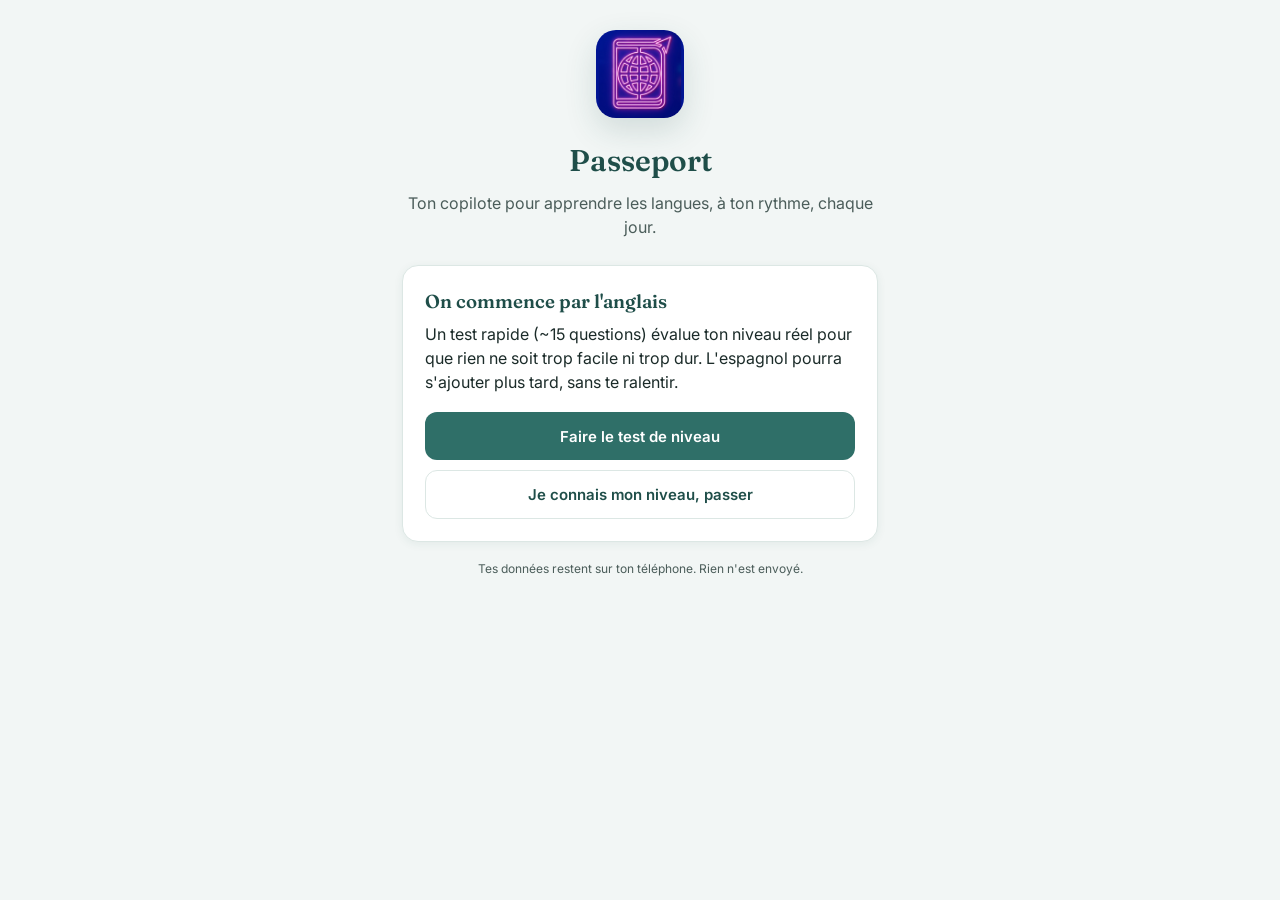
<file: index.html>
<!DOCTYPE html>
<html lang="fr">
<head>
<meta charset="UTF-8">
<meta name="viewport" content="width=device-width, initial-scale=1.0, maximum-scale=1.0, user-scalable=no, viewport-fit=cover">
<meta name="theme-color" content="#F2F6F5">
<meta name="apple-mobile-web-app-capable" content="yes">
<meta name="apple-mobile-web-app-status-bar-style" content="default">
<meta name="apple-mobile-web-app-title" content="Passeport">
<link rel="manifest" href="manifest.json">
<link rel="apple-touch-icon" href="icon-180.png">
<title>Passeport — Langues</title>
<link rel="stylesheet" href="styles.css">
</head>
<body>

<!-- ONBOARDING / LEVEL TEST OVERLAY -->
<div class="overlay" id="onboarding" style="display:none;">
  <div class="overlay-inner" id="onboarding-inner"></div>
</div>

<!-- APP -->
<div class="app" id="app" style="display:none;">
  <header class="topbar">
    <div class="topbar-lang" id="topbar-lang">
      <span class="flag" id="active-flag">🇬🇧</span>
      <span id="active-lang-name">Anglais</span>
      <svg width="14" height="14" viewBox="0 0 24 24" fill="none" stroke="currentColor" stroke-width="2.5"><path d="M6 9l6 6 6-6"/></svg>
    </div>
    <div class="topbar-streak" id="topbar-streak">🔥 0</div>
  </header>

  <main class="screen" id="screen"></main>

  <nav class="tabbar" id="tabbar">
    <button class="tab active" data-screen="today">
      <svg viewBox="0 0 24 24" fill="none" stroke="currentColor" stroke-width="2"><path d="M3 11l9-7 9 7"/><path d="M5 10v10h14V10"/></svg>
      <span>Aujourd'hui</span>
    </button>
    <button class="tab" data-screen="vocab">
      <svg viewBox="0 0 24 24" fill="none" stroke="currentColor" stroke-width="2"><rect x="4" y="5" width="13" height="16" rx="2"/><path d="M9 2h11a2 2 0 0 1 2 2v14"/></svg>
      <span>Vocab</span>
    </button>
    <button class="tab" data-screen="practice">
      <svg viewBox="0 0 24 24" fill="none" stroke="currentColor" stroke-width="2"><path d="M21 11.5a8.4 8.4 0 0 1-8.9 8.4 8.6 8.6 0 0 1-3.5-.8L3 20l1-5a8.4 8.4 0 0 1-.9-3.9A8.5 8.5 0 0 1 12 3a8.4 8.4 0 0 1 9 8.5z"/></svg>
      <span>Prompts</span>
    </button>
    <button class="tab" data-screen="progress">
      <svg viewBox="0 0 24 24" fill="none" stroke="currentColor" stroke-width="2"><path d="M3 3v18h18"/><path d="M18 8l-5 5-3-3-4 4"/></svg>
      <span>Progrès</span>
    </button>
    <button class="tab" data-screen="settings">
      <svg viewBox="0 0 24 24" fill="none" stroke="currentColor" stroke-width="2"><circle cx="12" cy="12" r="3"/><path d="M19 12a7 7 0 0 0-.1-1.2l2-1.6-2-3.4-2.4 1a7 7 0 0 0-2-1.2L14 2h-4l-.5 2.4a7 7 0 0 0-2 1.2l-2.4-1-2 3.4 2 1.6a7 7 0 0 0 0 2.4l-2 1.6 2 3.4 2.4-1a7 7 0 0 0 2 1.2L10 22h4l.5-2.4a7 7 0 0 0 2-1.2l2.4 1 2-3.4-2-1.6A7 7 0 0 0 19 12z"/></svg>
      <span>Réglages</span>
    </button>
  </nav>
</div>

<!-- LANG SWITCHER SHEET -->
<div class="sheet-backdrop" id="lang-sheet" style="display:none;">
  <div class="sheet" id="lang-sheet-inner"></div>
</div>

<div class="toast" id="toast"></div>

<script src="data.js"></script>
<script src="vocab.js"></script>
<script src="app.js"></script>
</body>
</html>
</file>
<file: styles.css>
@import url('https://fonts.googleapis.com/css2?family=Fraunces:opsz,wght@9..144,500;9..144,600;9..144,700&family=Inter:wght@400;500;600;700&display=swap');

:root{
  --bg:#F2F6F5; --surface:#FFFFFF; --surface-2:#E9F1EF;
  --ink:#1B2B29; --ink-soft:#4B5D5A;
  --primary:#2F6F68; --primary-dark:#1F4E49; --primary-tint:#DCEBE8;
  --blue:#3E7CA6; --blue-tint:#E1EDF4;
  --gold:#C99A3E; --gold-tint:#F6ECD6;
  --success:#4C9F70; --error:#B3543F; --error-tint:#F5E4E0;
  --border:#DCE7E4;
  --shadow:0 2px 10px rgba(31,78,73,.07); --shadow-lg:0 12px 32px rgba(31,78,73,.16);
  --radius:16px;
  --font-display:'Fraunces',Georgia,serif; --font-body:'Inter',-apple-system,BlinkMacSystemFont,'Segoe UI',sans-serif;
  --safe-top:env(safe-area-inset-top,0px);
  --safe-bottom:env(safe-area-inset-bottom,0px);
}
*{box-sizing:border-box;-webkit-tap-highlight-color:transparent;}
html,body{margin:0;height:100%;}
body{
  background:var(--bg); color:var(--ink); font-family:var(--font-body);
  font-size:16px; line-height:1.5; -webkit-font-smoothing:antialiased;
  overscroll-behavior-y:none;
}
h1,h2,h3,h4{font-family:var(--font-display); font-weight:600; margin:0; color:var(--primary-dark);}
p{margin:0;}
button{font-family:var(--font-body); cursor:pointer; border:none; background:none; color:inherit;}
:focus-visible{outline:2.5px solid var(--blue); outline-offset:2px;}
@media (prefers-reduced-motion:reduce){*{animation-duration:.001ms!important;transition-duration:.001ms!important;}}

/* ---------- App shell ---------- */
.app{display:flex; flex-direction:column; height:100vh; height:100dvh;}
.topbar{
  display:flex; align-items:center; justify-content:space-between;
  padding:calc(var(--safe-top) + 12px) 18px 12px; background:var(--surface);
  border-bottom:1px solid var(--border); flex-shrink:0;
}
.topbar-lang{display:flex; align-items:center; gap:8px; font-weight:600; font-size:15px; color:var(--primary-dark); padding:6px 10px; border-radius:10px; background:var(--surface-2);}
.topbar-lang .flag{font-size:18px;}
.topbar-streak{font-weight:700; font-size:15px; color:#8A6423; background:var(--gold-tint); padding:6px 12px; border-radius:999px;}

.screen{flex:1; overflow-y:auto; -webkit-overflow-scrolling:touch; padding:20px 18px 28px;}

.tabbar{
  display:flex; flex-shrink:0; background:var(--surface); border-top:1px solid var(--border);
  padding:8px 4px calc(var(--safe-bottom) + 8px);
}
.tab{
  flex:1; display:flex; flex-direction:column; align-items:center; gap:3px;
  padding:6px 2px; color:var(--ink-soft); font-size:10.5px; font-weight:600; border-radius:10px;
  transition:color .15s;
}
.tab svg{width:23px; height:23px;}
.tab.active{color:var(--primary);}

/* ---------- Common ---------- */
.card{background:var(--surface); border:1px solid var(--border); border-radius:var(--radius); padding:18px; box-shadow:var(--shadow); margin-bottom:14px;}
.card h3{font-size:16px; margin-bottom:4px;}
.card .sub{font-size:13.5px; color:var(--ink-soft);}
.screen-head{margin-bottom:18px;}
.screen-head h1{font-size:26px;}
.screen-head p{color:var(--ink-soft); font-size:14px; margin-top:4px;}

.btn{
  display:inline-flex; align-items:center; justify-content:center; gap:8px;
  border-radius:12px; padding:14px 20px; font-size:15px; font-weight:600;
  transition:transform .1s, background .15s; min-height:48px;
}
.btn:active{transform:scale(.97);}
.btn-primary{background:var(--primary); color:#fff;}
.btn-primary:active{background:var(--primary-dark);}
.btn-blue{background:var(--blue); color:#fff;}
.btn-ghost{background:var(--surface); color:var(--primary-dark); border:1.5px solid var(--border);}
.btn-gold{background:var(--gold); color:#fff;}
.btn-block{width:100%;}
.btn-sm{padding:10px 15px; font-size:14px; min-height:42px;}
.btn:disabled{opacity:.5;}
.btn-row{display:flex; gap:10px; flex-wrap:wrap;}

/* progress bar */
.pbar{height:12px; background:var(--surface-2); border-radius:8px; overflow:hidden;}
.pbar-fill{height:100%; background:linear-gradient(90deg,var(--primary),var(--blue)); border-radius:8px; transition:width .5s;}
.pmeta{display:flex; justify-content:space-between; font-size:12.5px; color:var(--ink-soft); margin-top:8px;}

/* today plan */
.plan-hero{background:linear-gradient(135deg,var(--primary),var(--primary-dark)); color:#fff; border-radius:var(--radius); padding:22px; margin-bottom:16px; box-shadow:var(--shadow-lg);}
.plan-hero .lang-badge{display:inline-flex; align-items:center; gap:7px; background:rgba(255,255,255,.2); padding:5px 12px; border-radius:999px; font-size:13px; font-weight:600; margin-bottom:12px;}
.plan-hero h2{color:#fff; font-size:22px;}
.plan-hero .phase-note{opacity:.9; font-size:13px; margin-top:6px;}

.task{display:flex; align-items:center; gap:13px; padding:15px; background:var(--surface); border:1px solid var(--border); border-radius:14px; margin-bottom:10px;}
.task .ico{width:42px; height:42px; border-radius:11px; background:var(--primary-tint); display:flex; align-items:center; justify-content:center; font-size:20px; flex-shrink:0;}
.task .tx{flex:1; min-width:0;}
.task .tt{font-weight:600; font-size:15px;}
.task .td{font-size:12.5px; color:var(--ink-soft); margin-top:1px;}
.task.done{opacity:.55;}
.task.done .tt{text-decoration:line-through;}
.task .chev{color:var(--ink-soft);}

/* chips */
.chips{display:flex; flex-wrap:wrap; gap:9px; margin-top:12px;}
.chip{padding:11px 16px; border-radius:999px; border:1.5px solid var(--border); background:var(--surface); font-size:14px; font-weight:600; min-height:44px; display:inline-flex; align-items:center; gap:6px;}
.chip.selected{background:var(--primary); border-color:var(--primary); color:#fff;}

/* segmented */
.seg{display:flex; background:var(--surface-2); border-radius:12px; padding:4px; margin-bottom:16px;}
.seg button{flex:1; padding:10px; border-radius:9px; font-size:13.5px; font-weight:600; color:var(--ink-soft);}
.seg button.active{background:var(--surface); color:var(--primary-dark); box-shadow:var(--shadow);}

/* flashcard */
.fc{background:var(--surface); border:1px solid var(--border); border-radius:20px; min-height:230px; display:flex; flex-direction:column; align-items:center; justify-content:center; padding:34px 24px; text-align:center; box-shadow:var(--shadow-lg); position:relative;}
.fc .cat{position:absolute; top:14px; left:16px; font-size:10.5px; color:var(--blue); background:var(--blue-tint); padding:3px 10px; border-radius:999px; font-weight:700; text-transform:uppercase;}
.fc .word{font-family:var(--font-display); font-size:28px; font-weight:600; color:var(--primary-dark);}
.fc .ex{margin-top:12px; font-size:14px; color:var(--ink-soft); font-style:italic;}
.fc .hint{margin-top:16px; font-size:12px; color:var(--ink-soft);}
.fc-grid{display:grid; grid-template-columns:1fr 1fr; gap:10px; margin-top:14px;}
.fc-b{padding:15px 6px; border-radius:12px; border:1.5px solid var(--border); background:var(--surface); font-weight:700; font-size:14px; min-height:52px;}
.fc-b.again{color:var(--error);} .fc-b.hard{color:#8A6423;} .fc-b.good{color:var(--primary-dark);} .fc-b.easy{color:var(--success);}

/* prompt output */
.prompt-box{background:var(--surface-2); border-radius:14px; padding:16px; font-size:14px; line-height:1.6; white-space:pre-wrap; margin-top:12px; border:1px solid var(--border);}
.copy-hint{font-size:12px; color:var(--ink-soft); margin-top:8px; text-align:center;}

/* level test */
.overlay{position:fixed; inset:0; background:var(--bg); z-index:200; overflow-y:auto; -webkit-overflow-scrolling:touch;}
.overlay-inner{max-width:520px; margin:0 auto; padding:calc(var(--safe-top) + 30px) 22px calc(var(--safe-bottom) + 30px); min-height:100%;}
.qcard{background:var(--surface); border:1px solid var(--border); border-radius:var(--radius); padding:22px; box-shadow:var(--shadow);}
.qprog{height:6px; background:var(--surface-2); border-radius:4px; margin-bottom:22px; overflow:hidden;}
.qprog-fill{height:100%; background:var(--primary); transition:width .3s;}
.qopt{display:block; width:100%; text-align:left; padding:16px; border:1.5px solid var(--border); border-radius:13px; background:var(--surface); font-size:15px; font-weight:500; margin-bottom:11px; transition:border-color .15s, background .15s; min-height:52px;}
.qopt:active{background:var(--surface-2);}
.qopt.chosen{border-color:var(--primary); background:var(--primary-tint);}
.qopt.correct{border-color:var(--success); background:#E3F3E9;}
.qopt.wrong{border-color:var(--error); background:var(--error-tint);}

/* result ring */
.ring-wrap{display:flex; flex-direction:column; align-items:center; padding:20px 0;}
.level-badge{font-family:var(--font-display); font-size:52px; font-weight:700; color:var(--primary);}
.level-sub{font-size:15px; color:var(--ink-soft); margin-top:4px;}

/* stamps */
.stamps{display:flex; flex-wrap:wrap; gap:11px; margin-top:12px;}
.stamp{width:60px; height:60px; border-radius:50%; display:flex; align-items:center; justify-content:center; border:2px dashed var(--border); color:var(--ink-soft); font-size:13px; font-weight:700; text-align:center; padding:4px;}
.stamp.on{border-style:solid; border-color:var(--gold); color:var(--gold); background:var(--gold-tint); transform:rotate(-6deg);}

/* weak list */
.weak{background:var(--error-tint); border-radius:12px; padding:13px 15px; margin-bottom:9px;}
.weak .wl{font-weight:600; font-size:14px; color:#7A3626;}
.weak .we{font-size:12.5px; color:var(--ink-soft); font-style:italic; margin-top:3px;}
.weak .wc{float:right; font-size:11px; font-weight:700; color:#7A3626; opacity:.6;}

/* textarea */
textarea.ta{width:100%; min-height:90px; border:1.5px solid var(--border); border-radius:12px; padding:13px; font-family:var(--font-body); font-size:15px; margin-top:10px;}

/* sheet */
.sheet-backdrop{position:fixed; inset:0; background:rgba(27,43,41,.4); z-index:150; display:flex; align-items:flex-end;}
.sheet{background:var(--surface); width:100%; border-radius:22px 22px 0 0; padding:12px 18px calc(var(--safe-bottom) + 22px); box-shadow:var(--shadow-lg); animation:slideup .25s ease;}
@keyframes slideup{from{transform:translateY(100%);} to{transform:none;}}
.sheet-handle{width:40px; height:4px; background:var(--border); border-radius:2px; margin:6px auto 16px;}
.sheet h3{margin-bottom:12px;}
.lang-row{display:flex; align-items:center; gap:13px; padding:15px; border-radius:13px; margin-bottom:9px; border:1.5px solid var(--border);}
.lang-row.active{border-color:var(--primary); background:var(--primary-tint);}
.lang-row .flag{font-size:26px;}
.lang-row .lr-tx{flex:1;}
.lang-row .lr-name{font-weight:600; font-size:15px;}
.lang-row .lr-meta{font-size:12.5px; color:var(--ink-soft);}
.lang-row.dormant{opacity:.7;}

/* toast */
.toast{position:fixed; left:50%; bottom:calc(var(--safe-bottom) + 88px); transform:translateX(-50%) translateY(20px); background:var(--primary-dark); color:#fff; padding:13px 22px; border-radius:12px; font-size:14px; font-weight:600; box-shadow:var(--shadow-lg); opacity:0; transition:all .3s; z-index:250; pointer-events:none; max-width:88%; text-align:center;}
.toast.show{opacity:1; transform:translateX(-50%) translateY(0);}

.empty{text-align:center; padding:26px 12px; color:var(--ink-soft); font-size:14px;}
.divider{height:1px; background:var(--border); margin:18px 0;}
.stat-grid{display:grid; grid-template-columns:1fr 1fr 1fr; gap:10px; margin-bottom:16px;}
.stat{background:var(--surface); border:1px solid var(--border); border-radius:14px; padding:14px 10px; text-align:center;}
.stat .n{font-family:var(--font-display); font-size:23px; font-weight:700; color:var(--primary-dark);}
.stat .l{font-size:11px; color:var(--ink-soft); margin-top:2px;}
.info-box{background:var(--blue-tint); border-radius:13px; padding:14px; font-size:13.5px; color:#2C5566; margin-top:12px;}
label.field{display:block; font-size:13px; font-weight:600; color:var(--ink-soft); margin:16px 0 7px;}
select.sel, input.inp{width:100%; padding:13px; border-radius:12px; border:1.5px solid var(--border); font-family:var(--font-body); font-size:15px; background:var(--surface);}

/* ---------- v5: vocabulary bank, sorting, import ---------- */
.fc .lvl{position:absolute; top:14px; right:16px; font-size:10.5px; font-weight:700; color:var(--ink-soft); background:var(--surface-2); padding:3px 9px; border-radius:999px;}
.fc .lvl.new{color:#8A6423; background:var(--gold-tint);}
.fc .fr{margin-top:8px; font-size:16px; font-weight:600; color:var(--ink);}
.mini{font-size:12px; color:var(--ink-soft); margin-top:10px; text-align:center;}
.cat-row{display:flex; align-items:center; justify-content:space-between; gap:10px; padding:9px 0; border-bottom:1px solid var(--border); font-size:14px;}
.cat-row:last-of-type{border-bottom:none;}
.cat-row .cr-n{font-weight:700; color:var(--primary-dark); font-size:13px; white-space:nowrap;}
.cat-row.off{opacity:.55;}
.word-row{display:flex; align-items:flex-start; gap:10px; padding:12px 0; border-bottom:1px solid var(--border);}
.word-row:last-child{border-bottom:none;}
.word-row .wr-tx{flex:1; min-width:0;}
.wr-term{font-weight:600; font-size:15px; color:var(--primary-dark);}
.wr-fr{font-size:13.5px; color:var(--ink-soft);}
.wr-meta{font-size:11.5px; color:var(--ink-soft); margin-top:3px;}
.badge{display:inline-block; font-size:10.5px; font-weight:700; padding:2px 7px; border-radius:999px; background:var(--surface-2); color:var(--ink-soft); vertical-align:middle; margin-left:4px;}
.badge.user{background:var(--gold-tint); color:#8A6423;}
.wr-del{width:38px; height:38px; border-radius:10px; color:var(--ink-soft); border:1.5px solid var(--border); flex-shrink:0; font-size:14px;}
.imp-row{display:flex; gap:12px; align-items:flex-start; padding:11px 0; border-bottom:1px solid var(--border); font-size:14px; cursor:pointer;}
.imp-row input{width:20px; height:20px; margin-top:1px; accent-color:var(--primary); flex-shrink:0;}
.imp-row .we{font-size:12.5px; color:var(--ink-soft); font-style:italic; margin-top:2px;}
.imp-row.dup{opacity:.55;}
.tagdup{font-size:11px; font-weight:700; color:var(--error); margin-top:3px;}
</file>
